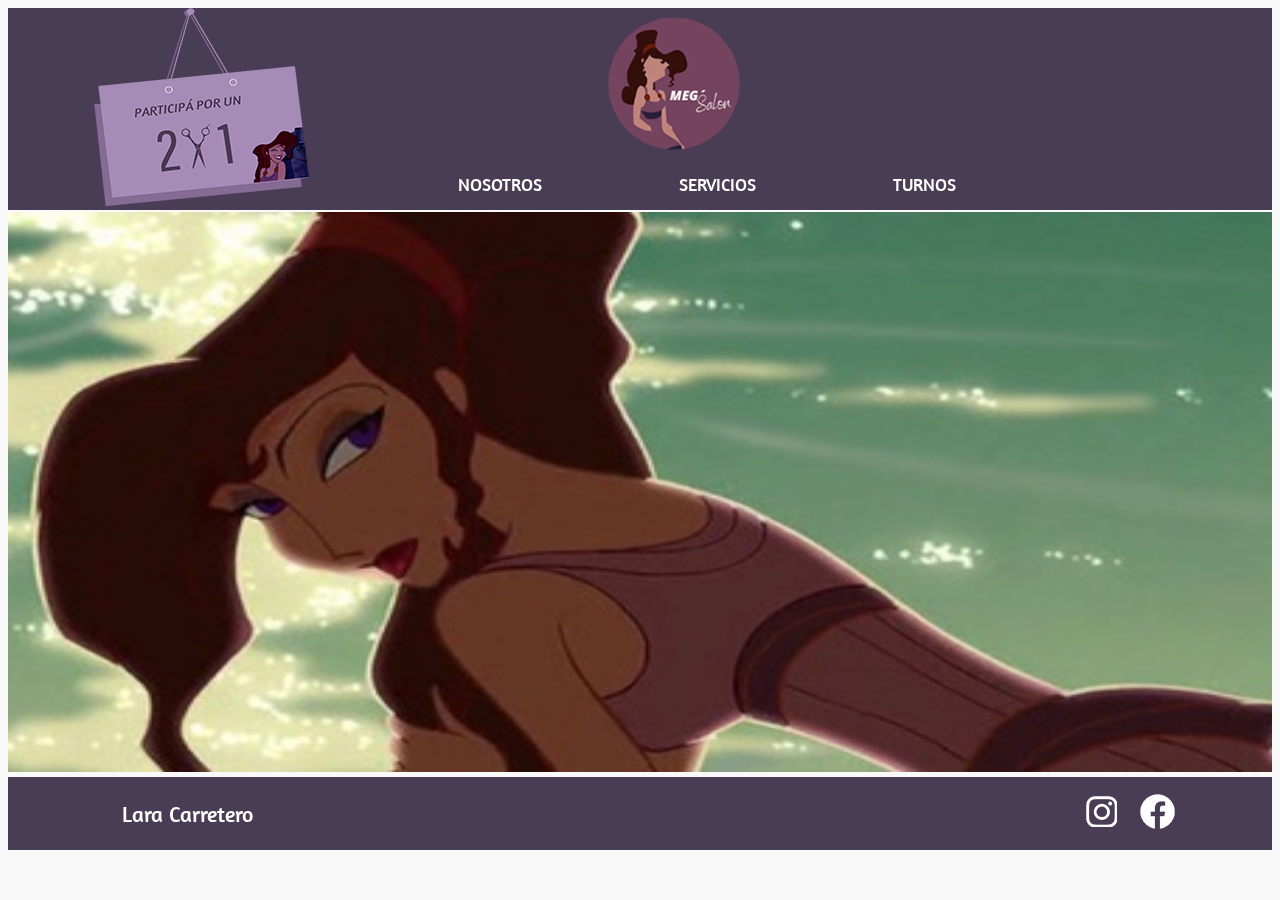
<file: index.html>
<!DOCTYPE html>
<html>
<head>
	<meta charset="utf-8">
	<title>Meg's Salon</title>
	<link rel="stylesheet" type="text/css" href="css/estilos.css">
	<link rel="stylesheet" type="text/css" href="css/responsiveslides.css">
	 <link
    rel="stylesheet"
    href="https://cdnjs.cloudflare.com/ajax/libs/animate.css/4.1.1/animate.min.css"
     />
	<script src="https://code.jquery.com/jquery-3.5.1.min.js" integrity="sha256-9/aliU8dGd2tb6OSsuzixeV4y/faTqgFtohetphbbj0=" crossorigin="anonymous"></script>
		<script src="js/responsiveslides.js"></script>

  <script>
    // You can also use "$(window).load(function() {"
    $(function () {

      // Slideshow 1
      $("#slider1").responsiveSlides({
        maxwidth: 1600,
        speed: 200
      });

    });
  </script>
</head>

<body>

<main>

	<header>
			
		<nav>

			<div class="banner">
			<a href="indexland.html"><img class="animate__animated animate__swing animate__infinite"src="img/bannercin.png"></a>
			</div>

			<div class="logo">
			<a href="index.html"><img src="img/logomeg.png" class="logo"></a>	
			</div>

			<div id="menu">

			<ul>
				<li>
					<a href="nos.html">NOSOTROS</a>
				</li>
				<li>
					<a href="servicios.html">SERVICIOS</a>
				</li>
				<li>
					<a href="turnos.html">TURNOS</a>
				</li>

			</ul>
			

			</div>

			

		</nav>
	</header>

<section id="seccion">
		
		<div id="wrapper">

			<ul class="rslides" id="slider1">
     			 <li>
      				<img src="img/pelomeg.jpg" alt="">
      			</li>
      			<li>
      				<img src="img/pocahontas.jpg" alt="">
      			</li>
      			<li>
      				<img src="img/cenicienta.jpg" alt="">
      			</li>
    		</ul>
    	</div>

	<article id="uno">
		<h1>NUESTRA VISION</h1>
	</article>
	
	<article id="dos">
		<img src="img/quienesoriginal.jpg">
	</article>

	<article id="tres">
		<p><strong><font color="#705E84"> Meg´s Salon</font> nacé en el 1997 en Tebas, ciudad de Grecia, con una visión de belleza que rompía, y hoy en día sigue rompiendo,<font color="#705E84"> todo tipo de estereotipos</font>.</strong></p>
		
		<p><strong>Años atras Megara,  <font color="#705E84">nuestra fundadora</font>, se dio cuenta de que las mujeres son concideradas una cara bonita por la sociedad cuando en realidad  <font color="#705E84">somos mucho más</font>.</strong></p>
	
		<p><strong>Este despertar la llevo a querer crear un espacio en el que la  <font color="#705E84">belleza que importara fuera <u> la de adentro</u></font>. Nuestro <font color="#705E84">motor princpial</font> es el de mostrarle a nuestros clientes que la belleza no pasa solo por lo estético.</strong></p>
		
		<p><strong>Es <font color="#705E84">super importante</font> para nosotros que nuestros clientes <font color="#705E84">lleguen y se vayan</font> con una sonrisa en la cara de <font color="#705E84">Meg´s Salon</font>.</strong></p>
	</article>


</section>

<footer>
	<div id="izquierda">
		<a href="indexmicro.html">Lara Carretero</a>
	</div>

	<div id="derecha">
		<div id="menu2">
			<ul>
				<li>
					<a href="https://www.instagram.com" target="_blank"><img src="img/instaamedida.png" class="redes"></a>
				</li>

				<li>
					<a href="https://www.facebook.com" target="_blank"><img src="img/facebookamedida.png" class="redes"></a>
				</li>
			</ul>
		</div>
	</div>

</footer>


</main>
</body>
</html>
</file>
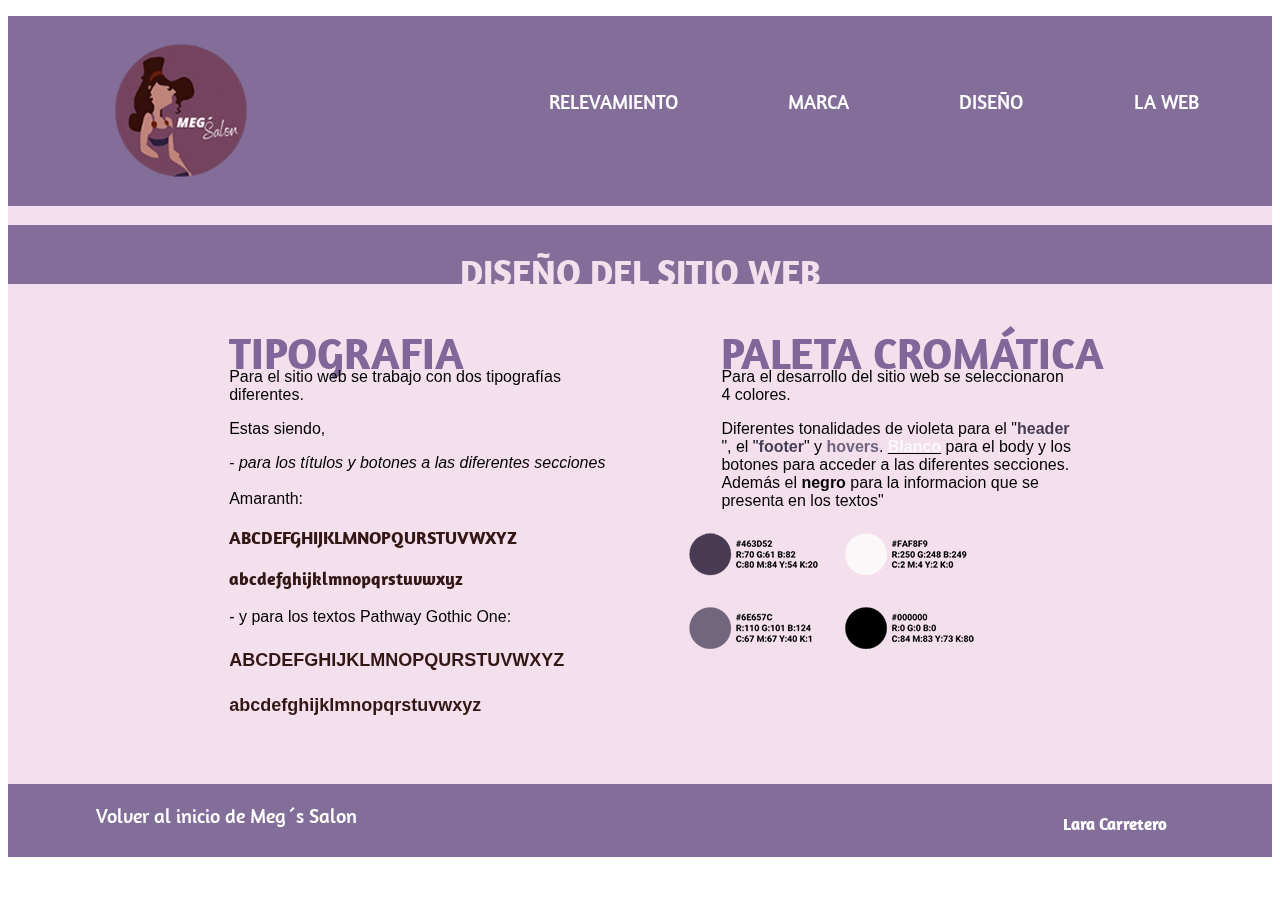
<file: dis.html>
<!DOCTYPE html>
<html>
<head>
	<meta charset="utf-8">
	<title>Diseño/Micrositio</title>
	<link rel="stylesheet" type="text/css" href="css/microestilo.css">
</head>
<body>
	<main>
	
		<header> 
			<nav>
				
				<div class="mlogo">
					<a href="indexmicro.html"><img src="img/logomeg2.png"></a>
				</div>

				<div id="micromenu">
					
				<ul>
					<li>
						<a href="web.html">LA WEB</a>
					</li>
					<li>
						<a href="dis.html">DISEÑO</a>
					</li>
					<li>
						<a href="marca.html">MARCA</a>
					</li>
					<li>
						<a href="relev.html">RELEVAMIENTO</a>
					</li>
					
					
				</ul>

				</div>
			</nav>

		</header>

		<section id="microseccion2">
			<article id="tres">
				<h1>DISEÑO DEL SITIO WEB</h1>
			</article>

			<article id="microseccion6">
				<article id="catorce">
					<h1>TIPOGRAFIA</h1>
				</article>

				<article id="quince">
					<p>Para el sitio web se trabajo con dos tipografías diferentes.</p>

					<p>Estas siendo,</p>

					<p> - <i>para los títulos y botones a las diferentes secciones </i>
						<br>
						<br>
					 Amaranth:</p>
					
					<h3>
						ABCDEFGHIJKLMNOPQURSTUVWXYZ</h3>

					<h3>
						abcdefghijklmnopqrstuvwxyz</h3>

					<p> - y para los textos Pathway Gothic One:</p>

					<h4><strong>
						ABCDEFGHIJKLMNOPQURSTUVWXYZ</strong></h4>

					<h4><strong>
						abcdefghijklmnopqrstuvwxyz</strong></h4>
					
				</article>

				</article>

				<article id="microseccion7">
				<article id="dieciseis">
					<h1>PALETA CROMÁTICA</h1>
				</article>
				
				<article id="diecisiete">
					<p>Para el desarrollo del sitio web se seleccionaron 4 colores.</p>

					<p>Diferentes tonalidades de violeta para el "<font color="#463D52"><strong>header</strong></font> ", el "<font color="#463D52"><strong>footer</font></strong>" y <font color="#6E657C"><strong>hovers</font></strong>. <u><font color="#FAF8F9"><strong>Blanco</strong></font></u> para el body y los botones para acceder a las diferentes secciones. Además el <strong>negro</strong> para la informacion que se presenta en los textos"</p>
				</article>

				<article id="paletaweb">
					<img src="img/paletaweb.png">
				</article>
				

				</article>

		</section>

			<footer>
			
			<div id="izquierda">
				<a href="index.html">Volver al inicio de Meg´s Salon</a>
			</div>

			<div id="derecha">
				<h5>Lara Carretero</h5>
			</div>

		</footer>

		

</main>
</body>
</html>
</file>
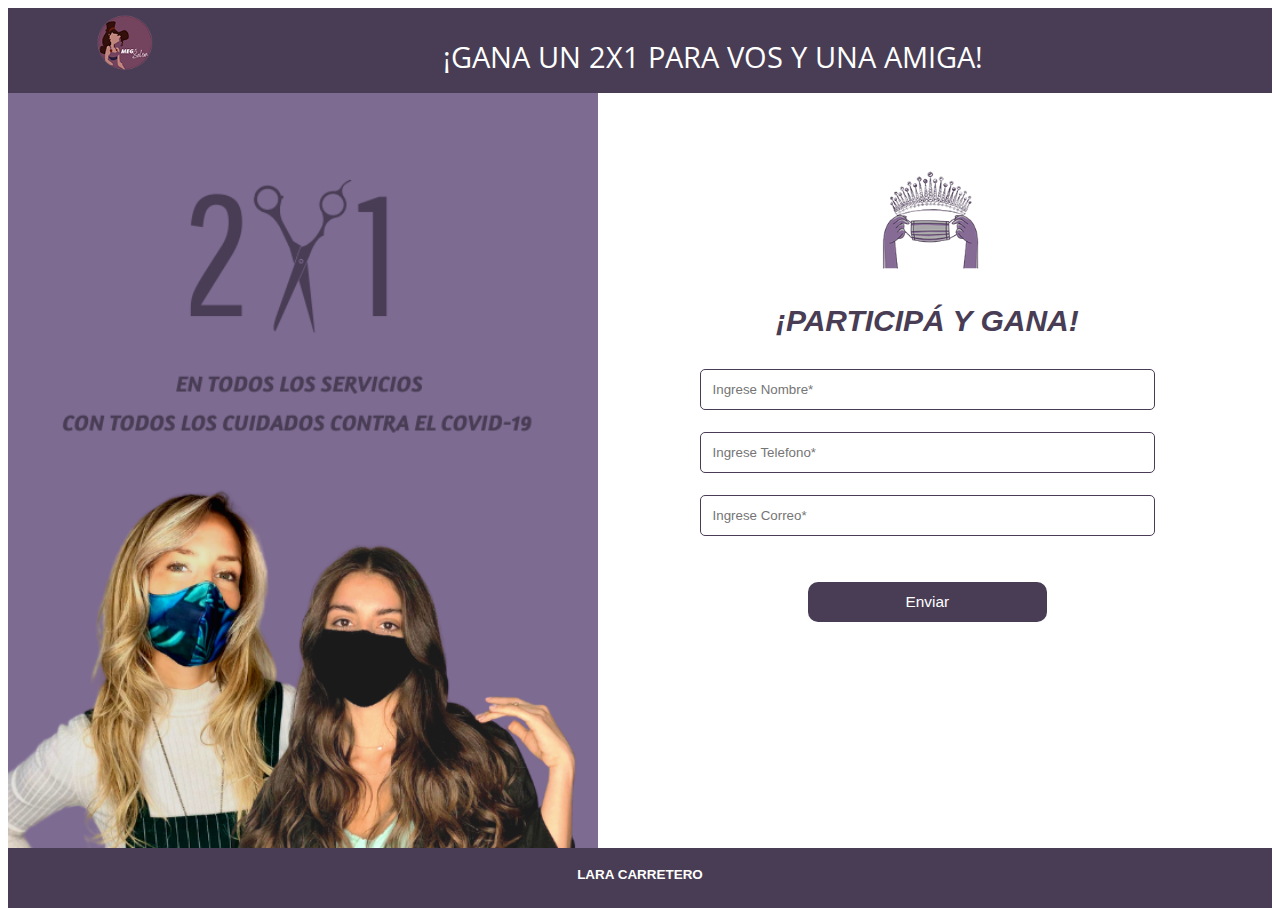
<file: indexland.html>
<!DOCTYPE html>
<html>
<head>
	<title>MEG'SALON ESTA DE OFERTA</title>
	<meta charset="utf-8">
	<meta name="viewport" content="width=device-width, initial-scale=1.0">
	<link rel="stylesheet" type="text/css" href="css/landingp.css">
	 <link
    rel="stylesheet"
    href="https://cdnjs.cloudflare.com/ajax/libs/animate.css/4.1.1/animate.min.css"
     />
</head>
<body class="grid-cont">

<header class="header">
	<a  href="index.html"><img src="img/logoland.png"></a>
	<p>¡GANA UN 2X1 PARA VOS Y UNA AMIGA!</p>
</header>

<div class="modelos">
<img id="mod1" src="img/modelox.png">
</div>
	
<form  method="post" action="mailto: larigrondona@gmail.com" class="formulario">
	<img src="img/cvus.png">
	<h1 class="animate__animated animate__bounce animate__infinite"><i>¡PARTICIPÁ Y GANA!</i></h1>
	<input class="ingresa" type="text" name="nombrem" placeholder="Ingrese Nombre*" required>
	<input class="ingresa" type="text" name="telefonom" placeholder="Ingrese Telefono*" required>
	<input  class="ingresa" type="email" name="correom" placeholder="Ingrese Correo*" required>
	<input class="boton" type="submit" value="Enviar" required>
</form>

<a class="sitio" href="indexmicrolan.html">LARA CARRETERO</a>


</body>
</html>
</file>
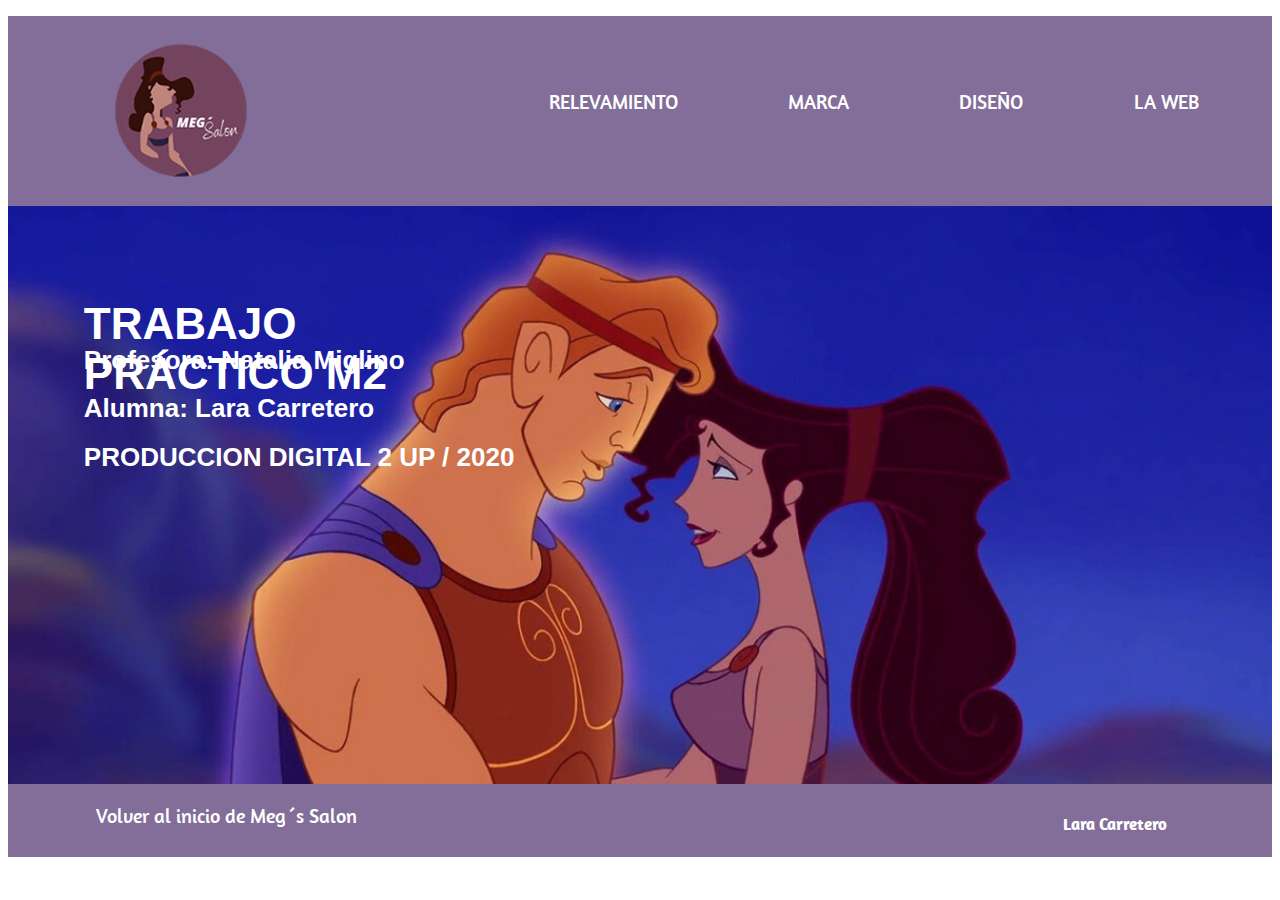
<file: indexmicro.html>
<!DOCTYPE html>
<html>
<head>
	<meta charset="utf-8">
	<title> Index/Micrositio</title>
	<link rel="stylesheet" type="text/css" href="css/microestilo.css">
</head>


<body>

	<main>
	
		<header> 
			<nav>
				
				<div class="mlogo">
					<a href="indexmicro.html"><img src="img/logomeg2.png"></a>
				</div>

				<div id="micromenu">
					
				<ul>
					<li>
						<a href="web.html">LA WEB</a>
					</li>
					<li>
						<a href="dis.html">DISEÑO</a>
					</li>
					<li>
						<a href="marca.html">MARCA</a>
					</li>
					<li>
						<a href="relev.html">RELEVAMIENTO</a>
					</li>
					
					
				</ul>

				</div>
			</nav>

		</header>

		<section id="microseccion">

			<article id="uno">
				<h1> TRABAJO PRÁCTICO M2</h1>
			</article>

			<article id="dos">
				<h1>Profesora: Natalia Miglino</h1>

				<h1>Alumna: Lara Carretero</h1>

				<h1> PRODUCCION DIGITAL 2 UP / 2020</h1>
			</article>
			
		</section>

		<footer>
			
			<div id="izquierda">
				<a href="index.html">Volver al inicio de Meg´s Salon</a>
			</div>

			<div id="derecha">
				<h5>Lara Carretero</h5>
			</div>

		</footer>





</main>
</body>
</html>
</file>
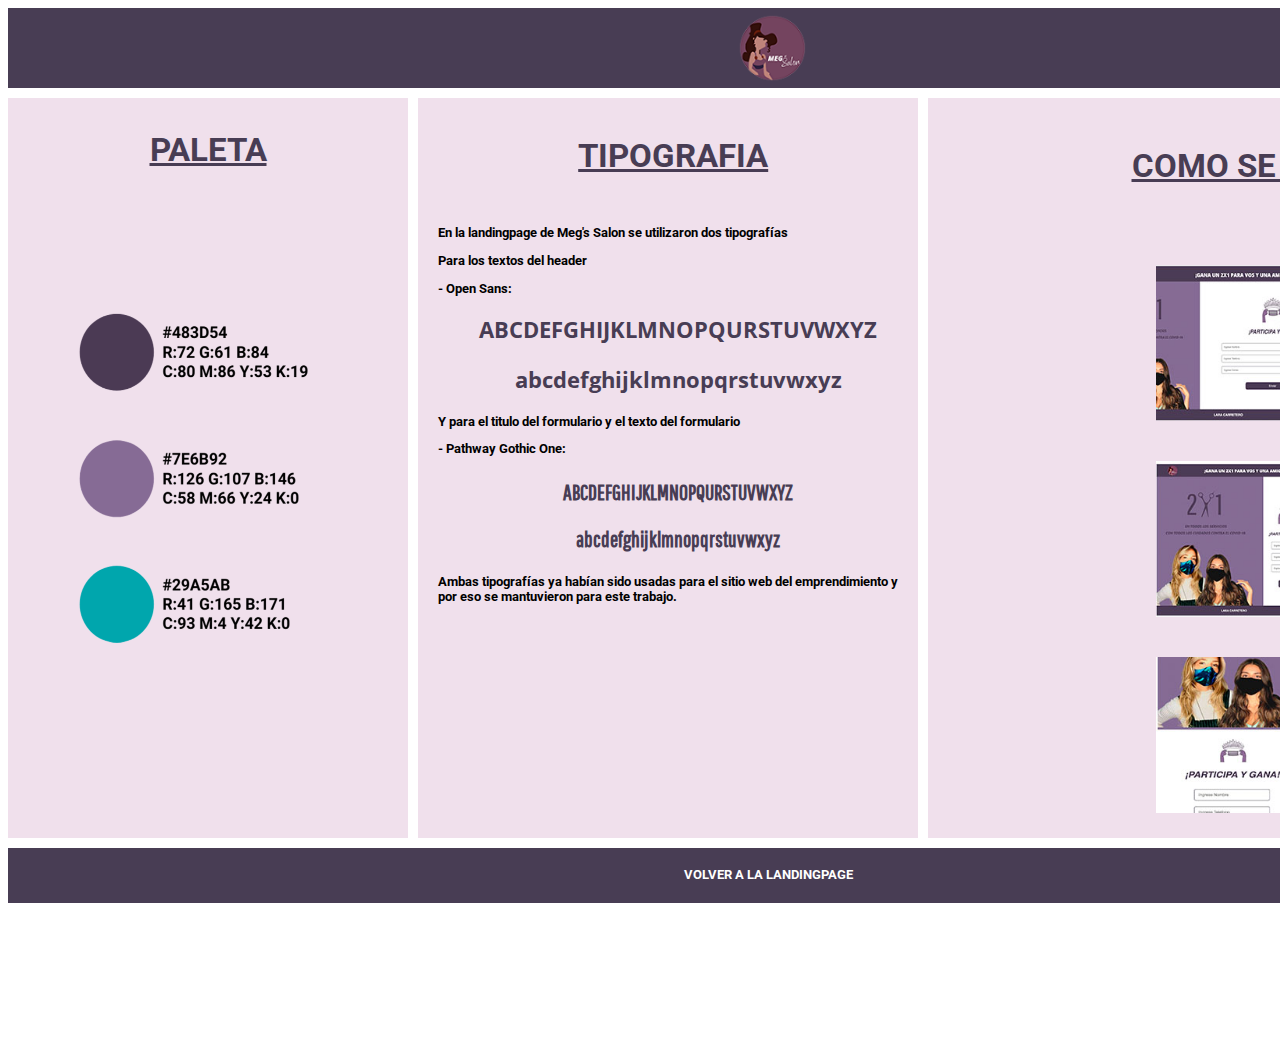
<file: indexmicrolan.html>
<!DOCTYPE html>
<html>
<head>
	<title>Micrositio Landingpage</title>
	<meta charset="utf-8">
	<meta name="viewport" content="width=device-width, initial-scale=1.0">
	<link rel="stylesheet" type="text/css" href="jquery.fancybox.min.css">
	<link rel="stylesheet" type="text/css" href="css/microland.css">

</head>
<body class="grid-container">

<header class="microhead">
	<img src="img/logoland.png">
</header>

<div class="micropaletla">
	<h5><u>PALETA</u></h5>
	<img id="pal" src="img/micropaletala.png">
</div>

<div class="microtiposla">
	<h1><u>TIPOGRAFIA</u></h1>
	<br>
	<p>En la landingpage de Meg's Salon se utilizaron dos tipografías</p>

	<p>Para los textos del header</p>

	<p> - Open Sans:</p>

	<h2>
	ABCDEFGHIJKLMNOPQURSTUVWXYZ</h2>

	<h2>
	abcdefghijklmnopqrstuvwxyz</h2>

	<p>Y para el titulo del formulario y el texto del formulario</p>

	<p> - Pathway Gothic One:</p>

	<h3>
	ABCDEFGHIJKLMNOPQURSTUVWXYZ</h3>

	<h3>
	abcdefghijklmnopqrstuvwxyz</h3>

	<p>Ambas tipografías ya habían sido usadas para el sitio web del emprendimiento y por eso se mantuvieron para este trabajo.</p>

</div>

<div class="microscreensla">

	<h4><u>COMO SE VE</u></h4>


	<div class="wrapper">
			
			<a href="img/escritorio.jpg" data-fancybox="gallery" data-caption="Versión Escritorio">
				<img src="img/escritorioch.jpg" alt="">
			</a>

			<a href="img/tablet.jpg" data-fancybox="gallery" data-caption="Versión Tablet">
				<img src="img/tabletch.jpg" alt="">
			</a>
			
			<a href="img/mobile.jpg" data-fancybox="gallery" data-caption="Versión Mobile">
				<img src="img/mobilech.jpg" alt=""></a>

	</div>

</div>


<a class="microfooterla" href="indexland.html">VOLVER A LA LANDINGPAGE</a>


<script src="https://code.jquery.com/jquery-3.4.1.min.js"></script>
<script src="jquery.fancybox.min.js"></script>	

</body>
</html>
</file>
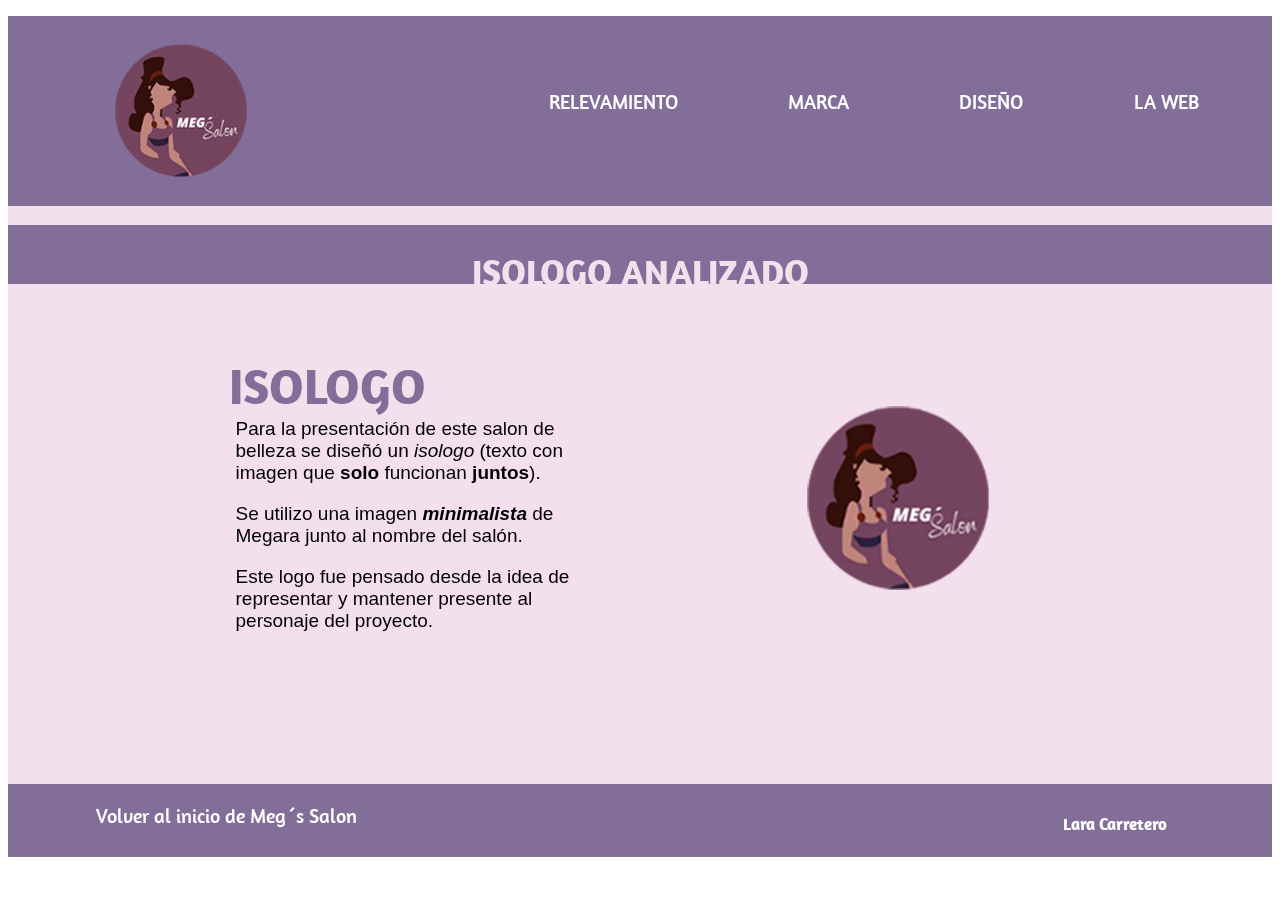
<file: marca.html>
<!DOCTYPE html>
<html>
<head>
	<meta charset="utf-8">
	<title>Marca/Micrositio</title>
	<link rel="stylesheet" type="text/css" href="css/microestilo.css">

</head>
<body>
	<main>
	
		<header> 
			<nav>
				
				<div class="mlogo">
					<a href="indexmicro.html"><img src="img/logomeg2.png"></a>
				</div>

				<div id="micromenu">
					
				<ul>
					<li>
						<a href="web.html">LA WEB</a>
					</li>
					<li>
						<a href="dis.html">DISEÑO</a>
					</li>
					<li>
						<a href="marca.html">MARCA</a>
					</li>
					<li>
						<a href="relev.html">RELEVAMIENTO</a>
					</li>
					
					
				</ul>

				</div2
			</nav>

		</header>


		<section id="microseccion2">
			<article id="tres">
				<h1>ISOLOGO ANALIZADO</h1>
			</article>
			
			<article id="microseccion6">
				<article id="marquita">
				<h1> ISOLOGO </h1>
				</article>

				<article id="supermarca">
				<p>Para la presentación de este salon de belleza se diseñó un <i>isologo</i> (texto con imagen que <strong>solo</strong> funcionan <strong>juntos</strong>).</p>

				<p>Se utilizo una imagen <strong><i>minimalista</strong></i> de Megara junto al nombre del salón.</strong>

				<p>Este logo fue pensado desde la idea de representar y mantener presente al personaje del proyecto.</p>
				</article>
				
				</article>


				<article id="microseccion8">
					
				<article id="isologo">
					<img src="img/isologo.png">
				</article>

				</article>

				</article>
			</article>



		</section>

			<footer>
			
			<div id="izquierda">
				<a href="index.html">Volver al inicio de Meg´s Salon</a>
			</div>

			<div id="derecha">
				<h5>Lara Carretero</h5>
			</div>

		</footer>

		

</main>
</body>
</html>
</file>
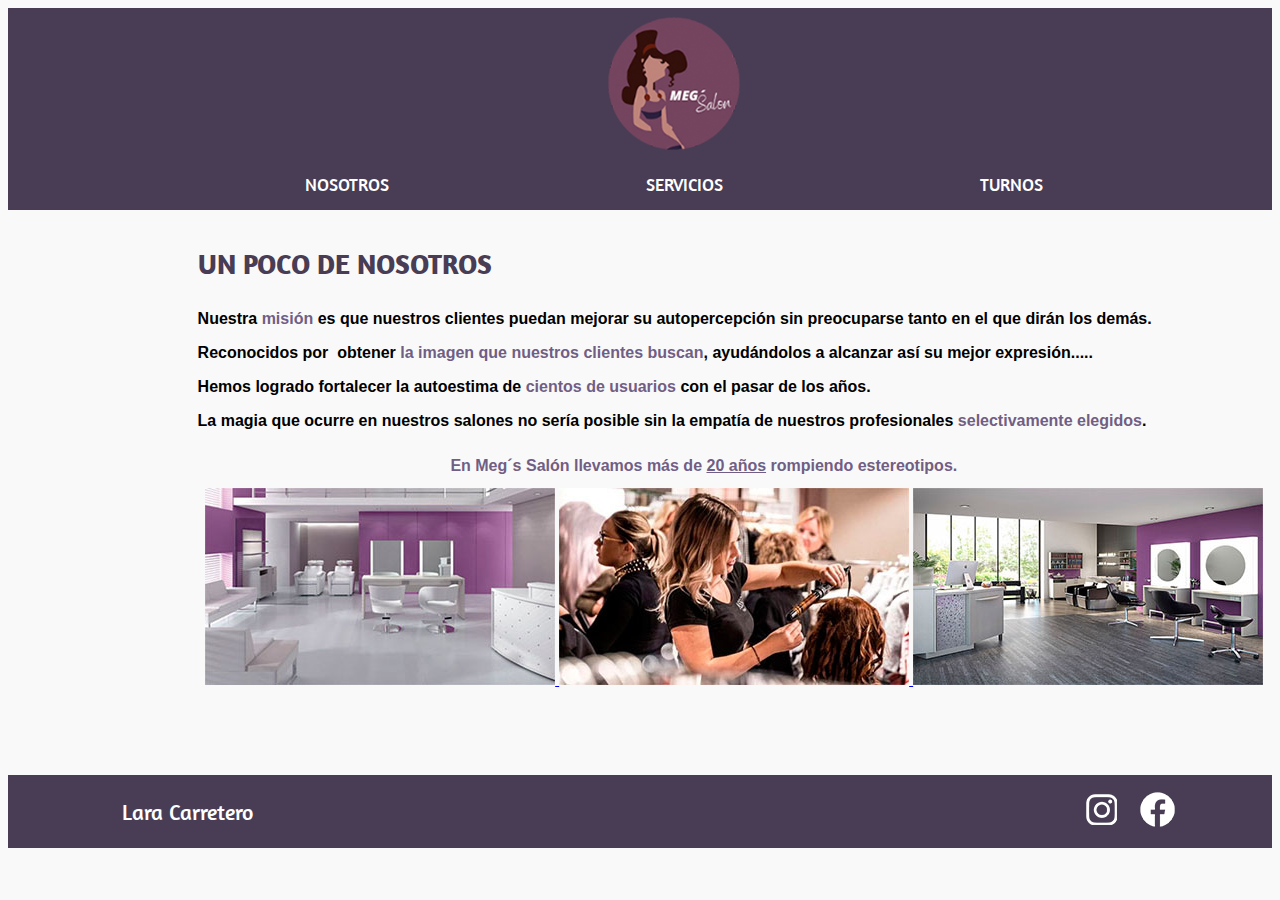
<file: nos.html>
<!DOCTYPE html>
<html>
<head>
	<meta charset="utf-8">
	<title> Meg's Salon/Nostros</title>
	<link rel="stylesheet" type="text/css" href="css/estilos.css">
	<link rel="stylesheet" type="text/css" href="css/lightbox.css">

</head>

<body>

<main>

	<header>
		
		<nav>

			<div class="logo">
			<a href="index.html"><img src="img/logomeg.png" class="logo"></a>	
			</div>

			<div id="menu3">
			<ul>
				<li>
					<a href="nos.html">NOSOTROS</a>
				</li>
				<li>
					<a href="servicios.html">SERVICIOS</a>
				</li>
				<li>
					<a href="turnos.html">TURNOS</a>
				</li>
			</ul>
		</div>

		</nav>
	</header>

	<section id="seccion2">
		<article id="cuatro">
			<h2>UN POCO DE NOSOTROS</h2>
		</article>
		
		<article id="cinco">
			<p><strong>Nuestra <font color="#705E84">misión</font> es que nuestros clientes puedan mejorar su autopercepción sin preocuparse tanto en el que dirán los demás.</strong></p>

			
			<p><strong>Reconocidos por  obtener <font color="#705E84">la imagen que nuestros clientes buscan</font>, ayudándolos a alcanzar así su mejor expresión.....</strong></p>
			
			<p><strong>Hemos logrado fortalecer la autoestima de <font color="#705E84">cientos de usuarios</font> con el pasar de los años.</strong></p>
			
			<p><strong>La magia que ocurre en nuestros salones no sería posible sin la empatía de nuestros profesionales <font color="#705E84">selectivamente elegidos</font>.</strong></p>
		</article>

		<article id="seis">
			<p><strong>En Meg´s Salón llevamos más de <u>20 años</u> rompiendo estereotipos.</strong></p>
		</article>

		<article id="gal">
			
			<a href="img/pelu1.jpg" data-lightbox="megssalon" data-title="Nuestra ala Norte">
			<img src="img/pelu1ch.jpg">
			</a>

			<a href="img/pelu2.jpg" data-lightbox="megssalon" data-title="Nuestro equipo haciendo su magia">
			<img src="img/pelu2ch.jpg">
			</a>

			<a href="img/pelu3.jpg" data-lightbox="megssalon" data-title="Nuestra ala Sur">
			<img src="img/pelu3ch.jpg">
			</a>


		</article>

			
		

	</section>

	<footer>
	<div id="izquierda">
		<a href="indexmicro.html">Lara Carretero</a>
	</div>

	<div id="derecha">
		<div id="menu2">
			<ul>
				<li>
					<a href="https://www.instagram.com" target="_blank"><img src="img/instaamedida.png" class="redes"></a>
				</li>

				<li>
					<a href="https://www.facebook.com" target="_blank"><img src="img/facebookamedida.png" class="redes"></a>
				</li>
			</ul>
		</div>
	</div>

</footer>

</main>

<script src="js/lightbox-plus-jquery.js"></script>

</body>
</html>
</file>
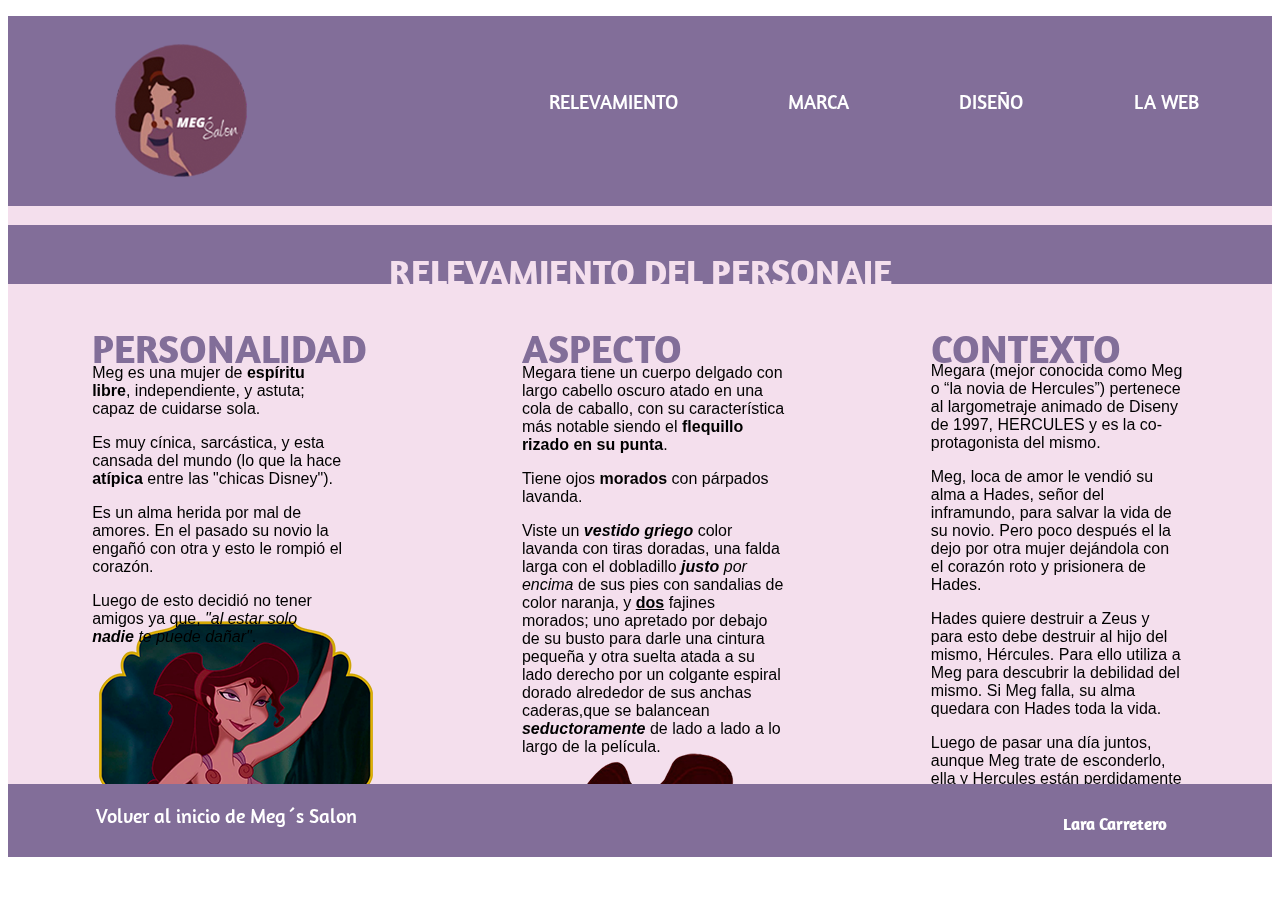
<file: relev.html>
<!DOCTYPE html>
<html>
<head>
	<meta charset="utf-8">
	<title>Relevamiento/Micrositio</title>
	<link rel="stylesheet" type="text/css" href="css/microestilo.css">
	<link rel="stylesheet" type="text/css" href="css/lightbox.css">

</head>
<body>
	<main>
	
		<header> 
			<nav>
				
				<div class="mlogo">
					<a href="indexmicro.html"><img src="img/logomeg2.png"></a>
				</div>

				<div id="micromenu">
					
				<ul>
					<li>
						<a href="web.html">LA WEB</a>
					</li>
					<li>
						<a href="dis.html">DISEÑO</a>
					</li>
					<li>
						<a href="marca.html">MARCA</a>
					</li>
					<li>
						<a href="relev.html">RELEVAMIENTO</a>
					</li>
					
					
				</ul>

				</div>
			</nav>

		</header>

		<section id="microseccion2">
			<article id="tres">
				<h1>RELEVAMIENTO DEL PERSONAJE</h1>
			</article>

			<article id="microseccion3">
				<article id="cuatro">
				<h1> PERSONALIDAD </h1>
				</article>

			<article id="cinco">
				<p> Meg es una mujer de <strong>espíritu libre</strong>, independiente, y astuta; capaz de cuidarse sola.</p>

				<p>Es muy cínica, sarcástica, y esta cansada del mundo (lo que la hace <strong>atípica</strong> entre las "chicas Disney").</p>

				<p>Es un alma herida por mal de amores. En el pasado su novio la engañó con otra y esto le rompió el corazón.</p>

				<p>Luego de esto decidió no tener amigos ya que, <i>"al estar solo <strong>nadie</strong> te puede dañar"</i>.</p>
				</article>

				<article id="seis">
					<img src="img/personalidad.png">
				</article>
			</article>

		<article id="microseccion4">

			<article id="siete">
				<h1> ASPECTO </h1>
			</article>

			<article id="ocho">
				<p>Megara tiene un cuerpo delgado con largo cabello oscuro atado en una cola de caballo, con su característica más notable siendo el <strong>flequillo rizado en su punta</strong>.</p>

				<p>Tiene ojos <strong>morados</strong> con párpados lavanda.</p>

				<p>Viste un <i><strong>vestido griego</strong></i> color lavanda con tiras doradas, una falda larga con el dobladillo <i><strong>
				justo</strong> por encima</i> de sus pies con sandalias de color naranja, y <u><strong>dos</strong></u> fajines morados; uno apretado por debajo de su busto para darle una cintura pequeña y otra suelta atada a su lado derecho por un colgante espiral dorado alrededor de sus anchas caderas,que se balancean <i><strong>seductoramente</strong></i> de lado a lado a lo largo de la película.</p>

			</article>

			<article id="nueve">
				<img src="img/aspecto.png">
			</article>

		</article>


		<article id="microseccion5">

			<article id="diez">
				<h1> CONTEXTO </h1>
			</article>

			<article id="once">
				<p>Megara (mejor conocida como Meg o “la novia de Hercules”) pertenece al largometraje animado de Diseny de 1997, HERCULES y es la co-protagonista del mismo.</p>

				<p>Meg, loca de amor le vendió su alma a Hades, señor del inframundo, para salvar la vida de su novio. Pero poco después el la dejo por otra mujer dejándola con el corazón roto y prisionera de Hades.</p>

				<p>Hades quiere destruir a Zeus y para esto debe destruir al hijo del mismo, Hércules. Para ello utiliza a Meg para descubrir la debilidad del mismo. Si Meg falla, su alma quedara con Hades toda la vida.</p>

				<p>Luego de pasar una día juntos, aunque Meg trate de esconderlo, ella y Hercules están perdidamente enamorados. Su amor es tan intenso que Hades no tarda en darse cuenta de que Meg es la debilidad del héroe.</p>

				<p>A cambio de salvarla Hercules lucha sin su fuerza contra los demonios de Hades. Sin embargo Meg muere aplastada por una columna y Hercules ofrece su alma para rescatarla. Así recupera su divinidad pero renuncia al Olimpo para estar con Meg por siempre.</p>

			</article>

			<article id="doce">
				<img src="img/contexto.png">
			</article>

		</article>

		<article id="trece">
			<h1>GALERIA DE IMAGENES</h1>
		</article>

		<article id="microgaleria">
			
			<a href="img/fotogal1.png" data-lightbox="micromega" data-title="Meg y su sonrisa"><img src="img/fotogal1ch.png"></a>

			<a href="img/fotogal2.png" data-lightbox="micromega" data-title="Meg y Hercules"><img src="img/fotogal2ch.png"></a>
			
			<a href="img/fotogal3.png" data-lightbox="micromega" data-title="Meg cansada de Hades"><img src="img/fotogal3ch.png"></a>

		</article>

		</section>

			<footer>
			
			<div id="izquierda">
				<a href="index.html">Volver al inicio de Meg´s Salon</a>
			</div>

			<div id="derecha">
				<h5>Lara Carretero</h5>
			</div>

		</footer>



</main>

<script src="js/lightbox-plus-jquery.js"></script>

</body>
</html>
</file>
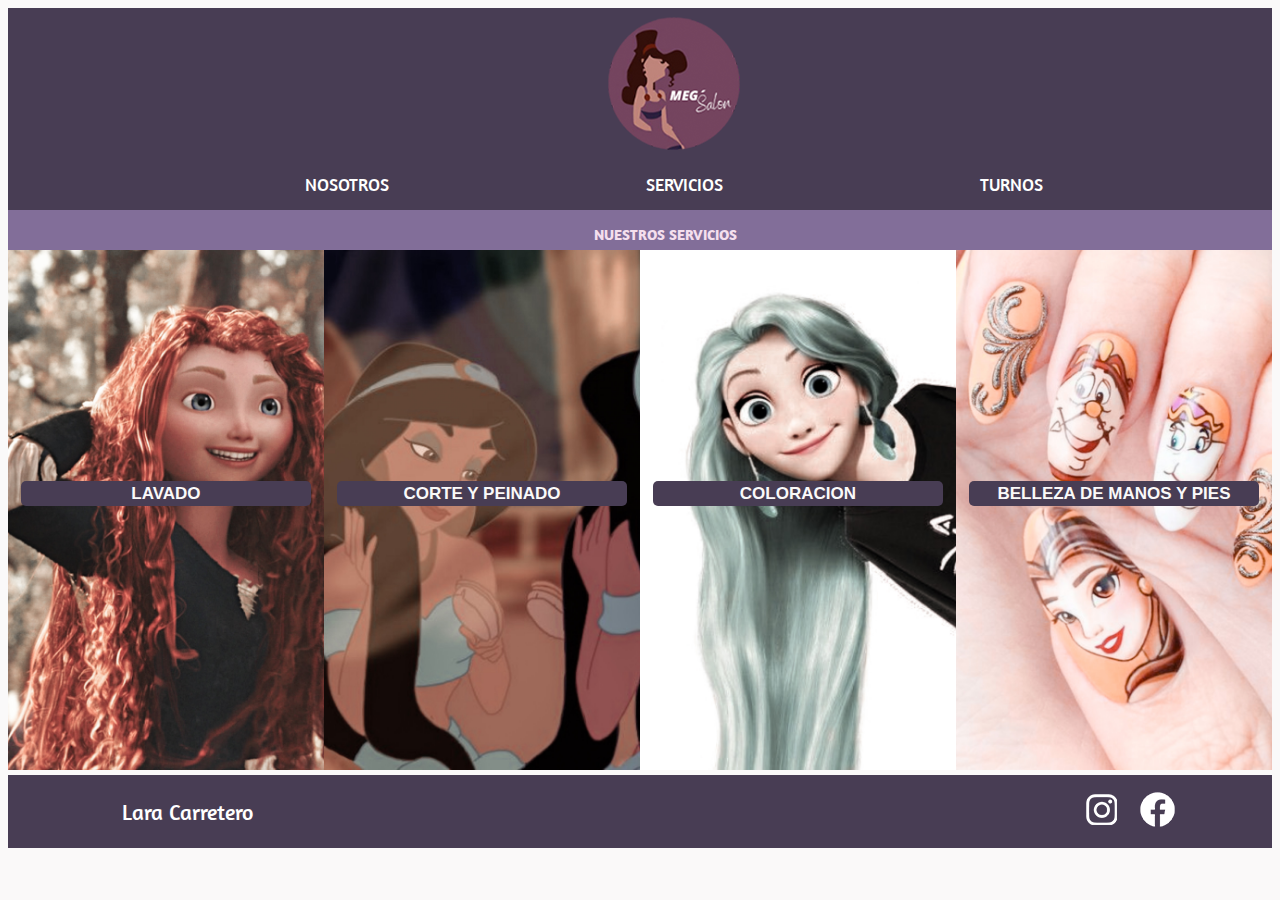
<file: servicios.html>
<!DOCTYPE html>
<html>
<head>
	<meta charset="utf-8">
	<title>Meg's Salon/Servicios</title>
	<link rel="stylesheet" type="text/css" href="css/estilos.css">
</head>

<body>
<main>
	
	<header>
		
		<nav>
			
			<div class="logo">
			<a href="index.html"><img src="img/logomeg.png" class="logo"></a>	
			</div>

			<div id="menu3">

			<ul>
				<li>
					<a href="nos.html">NOSOTROS</a>
				</li>
				<li>
					<a href="servicios.html">SERVICIOS</a>
				</li>
				<li>
					<a href="turnos.html">TURNOS</a>
				</li>
			</ul>
			
			</div>
		</nav>
	</header>

	<section>

		<article id="titulardos">
		<p>NUESTROS SERVICIOS</p>
		</article>


	<article id="seccion3">
		<h6> LAVADO </h6>

	</article> 

	<article id="seccion4">
		<h6> CORTE Y
	 PEINADO</h6>
	</article> 

	<article id="seccion5">
		<h6>COLORACION</h6>
	
	</article> 

	<article id="seccion6">
		<h6> BELLEZA DE MANOS Y PIES </h6>
	
	</article> 
	</section>

	<footer>
		<div id="izquierda">
		<a href="indexmicro.html">Lara Carretero</a>
	</div>

	<div id="derecha">
		<div id="menu2">
			<ul>
				<li>
					<a href="https://www.instagram.com" target="_blank"><img src="img/instaamedida.png" class="redes"></a>
				</li>

				<li>
					<a href="https://www.facebook.com" target="_blank"><img src="img/facebookamedida.png" class="redes"></a>
				</li>
			</ul>
		</div>
	</div>

	</footer>



</main>
</body>
</html>
</file>
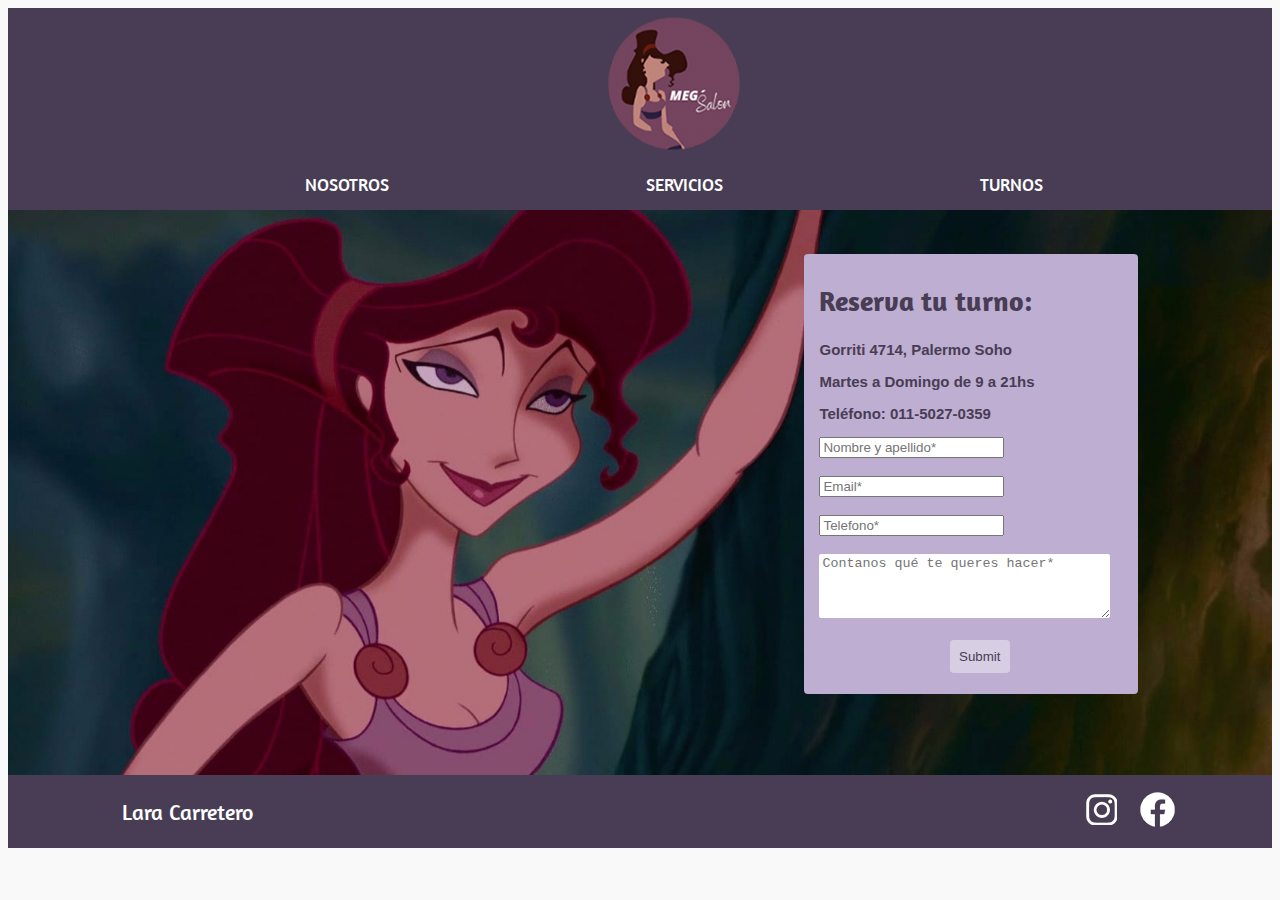
<file: turnos.html>
<!DOCTYPE html>
<html>
<head>
	<meta charset="utf-8">
	<title>Meg's Salon/Servicios</title>
	<link rel="stylesheet" type="text/css" href="css/estilos.css">
</head>

<body>
<main>
	
	<header>
		
		<nav>
			
			<div class="logo">
			<a href="index.html"><img src="img/logomeg.png" class="logo"></a>	
			</div>

			<div id="menu3">

			<ul>
				<li>
					<a href="nos.html">NOSOTROS</a>
				</li>
				<li>
					<a href="servicios.html">SERVICIOS</a>
				</li>
				<li>
					<a href="turnos.html">TURNOS</a>
				</li>
			</ul>
			
			</div>
		</nav>
	</header>

	<section id="seccion7">
		<article id="formulario">
			<div id="boxformu">
					
			<form method="post" action="mailto: larigrondona@gmail.com">
			<h2>Reserva tu turno:</h2>
			
			<h3> Gorriti 4714, Palermo Soho</h3>
			<h3>Martes a Domingo de 9 a 21hs</h3>
			<h3>Teléfono: 011-5027-0359</h3>
	

			<input type="text" name="nombre" required placeholder="Nombre y apellido*" >
			<br>
			<br>
			<input type="email" name="email" required placeholder="Email*">
			<br>
			<br>
			<input type="text" name="telefono" required placeholder="Telefono*">
			<br>
			<br>
			<textarea id="mensaje" type="text" name="mensaje"  placeholder="Contanos qué te queres hacer*" ></textarea>
			<br>
			<br>
			 <input id="boton" type="submit" name="btn"> 
			
			</form>

			</div>

		</article>


	</section>

	<footer>
		<div id="izquierda">
		<a href="indexmicro.html">Lara Carretero</a>
	</div>

	<div id="derecha">
		<div id="menu2">
			<ul>
				<li>
					<a href="https://www.instagram.com" target="_blank"><img src="img/instaamedida.png" class="redes"></a>
				</li>

				<li>
					<a href="https://www.facebook.com" target="_blank"><img src="img/facebookamedida.png" class="redes"></a>
				</li>
			</ul>
		</div>
	</div>

	</footer>



</main>
</body>
</html>
</file>
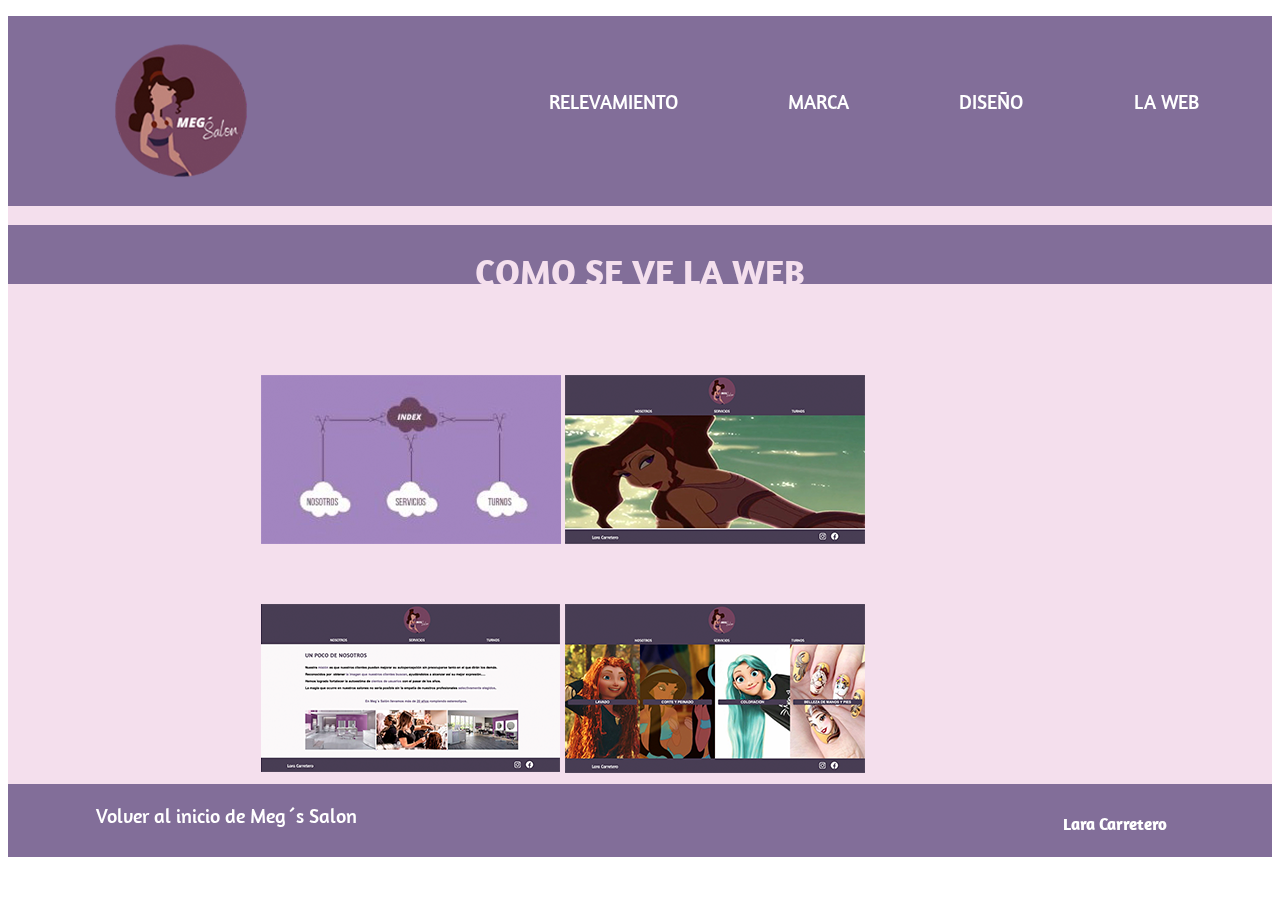
<file: web.html>
<!DOCTYPE html>
<html>
<head>
	<meta charset="utf-8">
	<title>La Web/Micrositio</title>
	<link rel="stylesheet" type="text/css" href="css/microestilo.css">
	<link rel="stylesheet" type="text/css" href="css/lightbox.css">
</head>
<body>
	<main>
	
		<header> 
			<nav>
				
				<div class="mlogo">
					<a href="indexmicro.html"><img src="img/logomeg2.png"></a>
				</div>

				<div id="micromenu">
					
				<ul>
					<li>
						<a href="web.html">LA WEB</a>
					</li>
					<li>
						<a href="dis.html">DISEÑO</a>
					</li>
					<li>
						<a href="marca.html">MARCA</a>
					</li>
					<li>
						<a href="relev.html">RELEVAMIENTO</a>
					</li>
					
					
				</ul>

				</div>
			</nav>

		</header>

		<section id="microseccion2">

			<article id="tres">
				<h1>COMO SE VE LA WEB</h1>
			</article>

			<article id="galeriaweb">
			
			<a href="img/web1.png" data-lightbox="webinar" data-title="Mapa de Sitio"><img src="img/web1ch.png"></a>

			<a href="img/web2.png" data-lightbox="webinar" data-title="Index"><img src="img/web2ch.png"></a>
			
			<a href="img/web3.png" data-lightbox="webinar" data-title="Nosotros"><img src="img/web3ch.png"></a>

			<a href="img/web4.png" data-lightbox="webinar" data-title="Servicios"><img src="img/web4ch.png"></a>

			<a href="img/web5.png" data-lightbox="webinar" data-title="Turnos"><img src="img/web5ch.png"></a>

		</article>
			
		</section>

			<footer>
			
			<div id="izquierda">
				<a href="index.html">Volver al inicio de Meg´s Salon</a>
			</div>

			<div id="derecha">
				<h5>Lara Carretero</h5>
			</div>

		</footer>

		

</main>

<script src="js/lightbox-plus-jquery.js"></script>

</body>
</html>
</file>
<file: css/estilos.css>
@import url('https://fonts.googleapis.com/css2?family=Amaranth&display=swap');
</style>
@import url('https://fonts.googleapis.com/css2?family=Pathway+Gothic+One&display=swap');
</style>

*{
	margin: 0;
	padding: 0;
	box-sizing: border-box;
}

body{
	background-color: #FAF9F9;

}

main{
	width: 100%;
	height: 840px;
	margin-left: auto;
	margin-right: auto;
	

}

header{
	width: 100%;
	height: 202px;
	background-color: #483D54;
}

section{
	width: 100%;
	height: 565px;
	background-color: #FAF9F9;
	margin-top: 0;
}

footer{
	width: 100%;
	height: 73px;
	background-color: #483D54;
}

.banner{
	float: left;
	margin-left: 5%;
}

.logo{
	margin-left: 27.2%;
	
}

#menu{
	margin: 0;
}

#menu li{
	display: inline;
	font-family: 'Amaranth', sans-serif;
	margin-right: 1%;
}

#menu li a{
	font-size: 18px;
	font-family: 'Amaranth', sans-serif;
	text-decoration: none;
	float: left;
	padding-left: 11.2%;
	color: #FFFFFF;
}

#menu li a:hover{
	color: #BEAED1;
}

#menu3{
	margin: 0;
}

#menu3 li{
	display: inline;
	font-family: 'Amaranth', sans-serif;
	margin-right: 1%;
}

#menu3 li a{
	font-size: 18px;
	font-family: 'Amaranth', sans-serif;
	text-decoration: none;
	float: left;
	padding-left: 21%;
	color: #FFFFFF;
}

#menu3 li a:hover{
	color: #BEAED1;
}


#seccion{
	overflow: auto;
}

#seccion2{
	color: #FFFFFF;
}

#seccion3{
	width: 23%;
	height: 495px;
	background-image: url('../img/meridamo.jpg');
	background-size: cover;
	float: left;
	padding: 1%;
}

#seccion4{
	width: 23%;
	height: 495px;
	background-image: url('../img/jazminpe.jpg');
	background-size: cover;
	float: left;
	padding: 1%;
}

#seccion5{
	width: 23%;
	height: 495px;
	background-image: url('../img/rapunzelte.jpg');
	background-size: cover;
	float: left;
	padding: 1%;
}

#seccion6{
	width: 23%;
	height: 495px;
	background-image: url('../img/bellamani.jpg');
	background-size: cover;
	float: right;
	padding: 1%;
}


#seccion7{
	background-image: url('../img/fonditox.jpg');
	background-repeat: no-repeat;
	background-size: cover;
}


#uno{
	width: 30%;
	height: 33px;
	float: left;
	margin-top: 1%;
	padding-left: 6%;
	color: #483D54;
	font-family: 'Amaranth', sans-serif;
	font-size: 28px;  
}

#dos{
	width: 30%;
	height: 35px;
	float: left;
	margin-top: 5%;
	padding-left: 8%;
	padding-right: 38%;
	
}

#tres{
	width: 35%;
	height: 35px;
	float: right;
	padding-right: 9%;
	color: #000000;
}

#cuatro{
	width: 40%;
	height: 33px;
	float: left;
	padding-left: 15%;
	padding-top: 1%;
	color: #483D54;
	font-family: 'Amaranth', sans-serif;
	font-size: 22px;  
}

#cinco{
	width: 100%;
	height: 34px;
	float: left;
	padding-top: 3%;
	padding-left: 15%;
	padding-right: 20%;
	color: #000000;
}

#seis{
	width: 100%;
	height: 34px;
	float: left;
	padding-top: 9%;
	padding-left: 35%;
	color: #705E84;

}

p{
font-family: 'Pathway Gothic One', sans-serif;
font-size: 16px;
}

#izquierda{
	width: 33%;
	height: 71px;
	float: left;
	font-size: 22px;
	color: #FFFFFF;
	margin-left: 9%;
	font-family: 'Amaranth', sans-serif;
	margin-top: 1.8%;

}

#izquierda a{
	text-decoration: none;
	color: #FFFFFF;
}

#izquierda a:hover{
	color: #BEAED1;
}

#derecha{
	width: 33%;
	height: 71px;
	float: right;

}

#menu2{
	margin: 0;
	padding-left: 45%;
}

#menu2 li{
	display: inline;
	

}

#menu2 li a{
	text-decoration: none;
}

.redes{
	padding-right: 8%;
	
}

#gal{
	width: 100vw;
	height: 100px;
	margin-left: 15.6%;
	margin-right: 3%;
	padding-top: 22%;
}

#formulario{
	width: 40%;
	height: 80%;
	float: left;
	padding-top: 3.5%;
	padding-right: 1%;
	margin-left: 63%;
}

#boxformu{
	color: #BEAED1;
	padding-top: 1%;
	padding-bottom: 3%;
	padding-left: 3%;
	padding-right: 3%;
	width: 60%;
	height: 420px;
	border-radius: 4px;
	background-color: #BEAED1;
}

h2{
	color: #483D54;
	font-family: 'Amaranth', sans-serif;
	font-size: 28px;  
}

h3{
	color: #483D54;
	font-family: 'Pathway Gothic One', sans-serif;
	font-size: 15px;  
}

#nombre{
	color: #483D54;
	width: 94%;
	height: 30px;
	border-radius: 2px;
	margin-left: 2%;
	padding-left: 1%;
	border: none;
	font-family: 'Pathway Gothic One', sans-serif;
	font-size: 18px;
}

#email{
	color: #483D54;
	width: 94%;
	height: 30px;
	border-radius: 2px;
	margin-left: 2%;
	padding-left: 1%;
	border: none;
	font-family: 'Pathway Gothic One', sans-serif;
	font-size: 18px;
}
#telefono{
	color: #483D54;
	width: 94%;
	height: 30px;
	border-radius: 2px;
	margin-left: 2%;
	padding-left: 1%;
	border: none;
	font-family: 'Pathway Gothic One', sans-serif;
	font-size: 18px;
}

#mensaje{
	color: #483D54;
	width: 94%;
	height: 60px;
	border-radius: 2px;
	padding-left: 1%;
	border: none;
}


#boton{
	color: #483D54;	
	background-color:rgba(280,280,280,0.4);
	border-radius: 4px;
	padding: 3%;
	margin-left: 43%;
	margin-right: 6%;
	border: none;

}



h6{
	background-color: #483D54;
	border-radius: 5px;
	color: #FAF9F9;
	font-family: 'Pathway Gothic One', sans-serif;
	font-size: 17px;
	text-align: center;
	padding: 1%;
	margin-top: 75%;
	

}

#titulardos{
	width: 100%;
	height: 40px;
	float: left;
	text-align: center;
	color: #F4DFED;
	font-family:  'Amaranth', sans-serif;
	background-color: #826E99;
}

#titulardos p{
	color: #F4DFED;
	font-family:  'Amaranth', sans-serif;
	font-size: 15px;
	margin-left: 4%;
	font-weight: bold;
}
</file>
<file: css/responsiveslides.css>
/*! http://responsiveslides.com v1.55 by @viljamis */

.rslides {
  position: relative;
  list-style: none;
  overflow: hidden;
  width: 100%;
  padding: 0;
  margin: 0;
  }

.rslides li {
  -webkit-backface-visibility: hidden;
  position: absolute;
  display: none;
  width: 100%;
  left: 0;
  top: 0;
  }

.rslides li:first-child {
  position: relative;
  display: block;
  float: left;
  margin: 0;
  }

.rslides img {
  display: block;
  height: 560px;
  float: left;
  width: 100%;
  border: 0;
  }
</file>
<file: css/microestilo.css>
@import url('https://fonts.googleapis.com/css2?family=Amaranth&display=swap');
</style>
@import url('https://fonts.googleapis.com/css2?family=Pathway+Gothic+One&display=swap');
</style>
@import url('https://fonts.googleapis.com/css2?family=Roboto:wght@300&display=swap');
</style>
@import url('https://fonts.googleapis.com/css2?family=Open+Sans:ital,wght@1,800&display=swap');
</style>


*{
	margin: 0;
	padding: 0;
	box-sizing: border-box;
}

main{
	width: 100%;
	height: 840px;
	margin-left: auto;
	margin-right: auto;
}

header{
	width: 100%;
	height: 190px;
	background-color: #826E99;

}

section{
	width: 100%;
	height: 578px;
	background-color: #F4DFED;
}

footer{
	width: 100%;
	height: 73px;
	background-color: #826E99;
}

.mlogo{
	float: left;
	padding-bottom: 1%;
	padding-right: 1%;
	padding-left: 1%;
	padding-top: 1.5%;
	margin-left: 7%;
}


#micromenu{
	margin: 0;
}

#micromenu li{
	display: inline;
	font-family: 'Amaranth', sans-serif;
}

#micromenu li a{
	font-size: 20px;
	font-family: 'Amaranth', sans-serif;
	text-decoration: none;
	float: right;
	padding-top: 6%;
	padding-bottom: 1%;
	padding-left: 1%;
	padding-right: 5%;
	margin-right: 1%;
	margin-left: 2%;
	color: #FFFFFF;
}

#micromenu li a:hover{
	color: #331715;
}

#microseccion{
	background-image: url('../img/fondo2.jpg');
	background-repeat: no-repeat;
	background-size: cover;
	
}

#microseccion2{
	overflow: auto;
}

#microseccion3{
	width: 33%;
	height: 500px;
	float: left;
	margin-top: 1%;
	padding-left: 6%;

}

#microseccion4{
	width: 33%;
	height: 500px;
	float: left;
	margin-top: 1%;
	padding-left: 1%;

}

#microseccion5{
	width: 20%;
	height: 500px;
	float: right;
	margin-top: 1%;
	margin-right: 7%;

}

#microseccion6{
	width: 50%;
	height: 500px;
	float: left;
	margin-top: 1%;
	padding-left: 6%;

}

#microseccion7{
	width: 44%;
	height: 500px;
	float: right;
	margin-top: 1%;
}

#microseccion8{
	width: 44%;
	height: 500px;
	float: right;
	margin-top: 1%;
}


#uno{
	width: 30%;
	height: 33px;
	float: left;
	margin-top: 5%;
	padding-left: 6%;
	color: #FFFFFF;
	font-family: 'Roboto', sans-serif;
	font-size: 22px;
}

#dos{
	width: 35%;
	height: 35px;
	float: left;
	margin-top: 2%;
	padding-left: 6%;
	padding-right: 30%;
	color: #FFFFFF;
	font-family: 'Roboto', sans-serif;
	font-size: 13px;

}

#tres{
	width: 100%;
	height: 59px;
	float: left;
	margin-top: 1.5%;
	text-align: center;
	color: #F4DFED;
	font-family:  'Amaranth', sans-serif;
	font-size: 18px;
	background-color: #826E99;

}

#cuatro{
	width: 100%;
	height: 20px;
	padding-left: 2%;
	font-family: 'Amaranth', sans-serif;
	color: #826E99;
	font-size: 20px;

}

#cinco{
	width: 60%;
	height: 20px;
	padding-left: 2%;
	padding-top: 1%;
	font-family: 'Roboto', sans-serif;
	font-size: 16px;
	color: #000000;
}

#seis{
	float: left;
	margin-top: 50%;

}

#siete{
	width: 100%;
	height: 20px;
	padding-left: 2%;
	font-family: 'Amaranth', sans-serif;
	color: #826E99;
	font-size: 20px;
}

#ocho{
	width: 63%;
	height: 20px;
	padding-left: 2%;
	padding-top: 1%;
	font-family: 'Roboto', sans-serif;
	font-size: 16px;
	color: #000000;
}

#nueve{
	float: left;
	margin-top: 88%;
	padding-left: 4%;
}

#diez{
	width: 100%;
	height: 20px;
	padding-right: 2%;
	font-family: 'Amaranth', sans-serif;
	color: #826E99;
	font-size: 20px;
}

#once{
	width: 100%;
	height: 20px;
	padding-right: 2%;
	padding-top: 1%;
	font-family: 'Roboto', sans-serif;
	font-size: 16px;
	color: #000000;
}

#doce{
	float: right;
	margin-top: 212%;
}

#trece{
	width: 100%;
	height: 59px;
	float: left;
	margin-top: 33%;
	text-align: center;
	color: #F4DFED;
	font-family:  'Amaranth', sans-serif;
	font-size: 18px;
	background-color: #826E99;
}

#catorce{
	width: 100%;
	height: 20px;
	padding-left: 23%;
	font-family:  'Amaranth', sans-serif;
	color: #826599;
	font-size: 22px;
}

#quince{
	width: 63%;
	height: 20px;
	padding-left: 23%;
	padding-top: 1%;
	font-family: 'Roboto', sans-serif;
	font-size: 16px;
	color: #000000;
}

#dieciseis{
	width: 100%;
	height: 20px;
	padding-left: 1%;
	font-family:  'Amaranth', sans-serif;
	color: #826599;
	font-size: 22px;
}

#diecisiete{
	width: 63%;
	height: 20px;
	padding-right: 10%;
	padding-left: 1%;
	padding-top: 1%;
	font-family: 'Roboto', sans-serif;
	font-size: 16px;
	color: #000000;
}

#marquita{
	width: 100%;
	height: 20px;
	padding-left: 23%;
	padding-top: 4%;
	font-family: 'Amaranth', sans-serif;
	color: #826E99;
	font-size: 25px;
}

#supermarca{
	width: 60%;
	height: 20px;
	padding-left: 24%;
	padding-top: 9%;
	font-family: 'Roboto', sans-serif;
	font-size: 19px;
	color: #000000;
}

#isologo{
	float: left;
	margin-top: 17.5%;
	margin-left: 15%;
}


#paletaweb{
	float: right;
	margin-top: 13%;
	margin-right: 52%;
}

#izquierda{
	width: 33%;
	height: 71px;
	float: left;
	font-size: 20px;
	color: #FFFFFF;
	font-family: 'Amaranth', sans-serif;
	margin-left: 7%;
	margin-top: 1.5%;

}

#izquierda a{
	text-decoration: none;
	color: #FFFFFF;
}

#izquierda a:hover{
	color: #331715;
}



#derecha{
	width: 33%;
	height: 71px;
	float: right;
	font-size: 21px;
	color: #FFFFFF;
}

h5{
	font-family: 'Amaranth', sans-serif;
	margin-left: 50%;
}

#microgaleria{
	width: 90%;
	height: 100px;
	margin-left: 19.2%;
	margin-right: 3%;
	padding-top: 33%;
}

#galeriaweb{
 	width: 70%;
 	height: 500px;
 	margin-left: 20%;
 	margin-right: 3%;
 	padding-top: 5%;
 	align-content: center;
}

h2{
	font-size: 18px;
	font-family: 'Open Sans', sans-serif;
	color: #826E99;
	padding-left: 2%;
	text-align: center;

}

h3{
	font-size: 18px;
	font-family: 'Amaranth', sans-serif;
	color: #331715;
}

h4{
	font-size: 18px;
	font-family: 'Pathway Gothic One', sans-serif;
	color: #331715;
}
</file>
<file: css/landingp.css>
@import url('https://fonts.googleapis.com/css2?family=Open+Sans:wght@800&display=swap');
</style>
@import url('https://fonts.googleapis.com/css2?family=Pathway+Gothic+One&display=swap');
</style>

*{
	box-sizing: border-box;
	margin: 0;
	padding: 0;
}

html{
	height: 100%;
}

body{
	font-family: 'Open Sans', sans-serif;
	font-size: 1.2rem;
	min-height: 100%;
}

.grid-cont{
	display: grid;

	grid-template-areas: 
	"header"
	"modelos"
	"formulario"
	"sitio"
	"footer";
}

@media (min-width: 300px){
	.grid-cont{
		grid-template:
		"header"		150px
		"modelos"		634px
		"formulario"	490px
		"sitio"			60px/
		1fr;
	}

	.header{
	grid-area: header;
	color: white;
	font-size: 1.1rem;
	text-align: center;
	background-color: #483D54;
	}

	.header img{
	float: none;
	margin-top: 3%;
	width: 15%;
	}

	.modelos{
	grid-area: modelos;
	background-color: #7E6B92;
	}

	#mod1{
		width: 100%;
		height: auto;
	}

	.formulario{
	grid-area: formulario;
	width: 90%;
	box-sizing: border-box;
	text-align: center;
	padding: 5px;
	margin-left: 18px;
	border-radius: 15px;
	}

	.formulario h1{
	font-family: 'Pathway Gothic One', sans-serif;
	font-weight: bold;
	margin-top: 1px;
	margin-bottom: 20px;
	color: #483D54;
	font-size: 30px;
	}

	.formulario img{
	width: 30%;
	margin-left: 7px;
	margin-top: 10px;
	}

	.ingresa{
	width: 50%;
	background-color: white;
	padding: 12px;
	border-radius: 5px;
	margin: 11px;
	border: 1px solid #483D54;
	color: #483D54;
	}

	.boton{
	width: 40%;
	min-width: 110px;
	background-color: #483D54;
	border: none;
	border-radius: 10px;
	padding: 11px;
	color: white;
	margin-top: 35px;
	align-content: center;
	font-size: 0.8em;
	transition: all 0.5s ease;
	cursor: pointer;
	}

	.boton:hover{
	transition: all 0.3s ease;
	background-color: #29A5AB;
	}

	.sitio{
	grid-area: sitio;
	color: white;
	font-weight: bold;
	font-family: 'Pathway Gothic One', sans-serif;
	font-size: 0.6em;
	padding-top: 22px;
	text-align: center;
	background-color: #483D54;
	text-decoration: none;
	}

	.sitio:hover{
	color: #BEAED1;
	}

}

@media (min-width:  600px){
	.grid-cont{
		grid-template:
		"header"			70px
		"modelos"			750px
		"formulario"		auto
		"sitio"				55px/
		600px;
	}

	.header{
	grid-area: header;
	color: white;
	font-size: 1.4rem;
	text-align: center;
	background-color: #483D54;
	}

	.header img{
	float: left;
	margin-left: 7%;
	margin-top: 1%;
	width: 9%;
	}

	.modelos{
	grid-area: modelos;
	background-color: #7E6B92;
	}

	#mod1{
		width: auto;
		height: 100%;
	}


	.formulario{
	grid-area: formulario;
	width: 90%;
	box-sizing: border-box;
	text-align: center;
	padding: 5px;
	margin-left: 29px;
	border-radius: 15px;
	margin-bottom: 5%;
	}

	.formulario h1{
	font-family: 'Pathway Gothic One', sans-serif;
	font-weight: bold;
	margin-top: 1px;
	margin-bottom: 20px;
	color: #483D54;
	font-size: 22px;
	}

	.formulario img{
	width: 50%;
	margin-left: 7px;
	margin-top: 2%;
	}

	.ingresa{
	width: 69%;
	background-color: white;
	padding: 12px;
	border-radius: 5px;
	margin: 11px;
	border: 1px solid #483D54;
	color: #483D54;
	}

	.boton{
	width: 40%;
	min-width: 110px;
	background-color: #483D54;
	border: none;
	border-radius: 10px;
	padding: 11px;
	color: white;
	margin-top: 35px;
	align-content: center;
	font-size: 0.8em;
	transition: all 0.5s ease;
	cursor: pointer;
	}

	.boton:hover{
	transition: all 0.3s ease;
	background-color: #29A5AB;
	}

	.sitio{
	grid-area: sitio;
	color: white;
	font-weight: bold;
	font-family: 'Pathway Gothic One', sans-serif;
	font-size: 0.6em;
	padding-top: 19px;
	text-align: center;
	background-color: #483D54;
	text-decoration: none;
	}

	.sitio:hover{
	color: #BEAED1;
	}

}

@media (min-width: 900px) {
	.grid-cont{
		grid-template:
		"header		header"			85px
		"modelos	formulario"		auto
		"sitio		sitio"			60px/
		590px		1fr;
	}

	.header{
	grid-area: header;
	color: white;
	font-size: 1.8rem;
	text-align: center;
	background-color: #483D54;
	}

	.header img{
	float: left;
	margin-left: 7%;
	margin-top: 0.5%;
	width: 4.5%;
	}

	.modelos{
	grid-area: modelos;
	background-color: #7E6B92;
	}

	#mod1{
		height: 100%;
	}

	.formulario{
	grid-area: formulario;
	width: 90%;
	box-sizing: border-box;
	text-align: center;
	padding: 5px;
	margin-left: 26px;
	border-radius: 15px;
	}

	.formulario h1{
	font-family: 'Pathway Gothic One', sans-serif;
	font-weight: bold;
	margin-top: 1px;
	margin-bottom: 20px;
	color: #483D54;
	font-size: 30px;
	}

	.formulario img{
	width: 25%;
	margin-left: 7px;
	margin-top: 50px;
	}

	.ingresa{
	width: 72%;
	background-color: white;
	padding: 12px;
	border-radius: 5px;
	margin: 11px;
	border: 1px solid #483D54;
	color: #483D54;
	}

	.boton{
	width: 40%;
	min-width: 110px;
	background-color: #483D54;
	border: none;
	border-radius: 10px;
	padding: 11px;
	color: white;
	margin-top: 35px;
	align-content: center;
	font-size: 0.8em;
	transition: all 0.5s ease;
	cursor: pointer;
	}

	.boton:hover{
	transition: all 0.3s ease;
	background-color: #29A5AB;
	}

	.sitio{
	grid-area: sitio;
	color: white;
	font-weight: bold;
	font-family: 'Pathway Gothic One', sans-serif;
	font-size: 0.7em;
	padding-top: 19px;
	text-align: center;
	background-color: #483D54;
	text-decoration: none;
	}

	.sitio:hover{
	color: #BEAED1;
	}

	
}
</file>
<file: css/microland.css>
@import url('https://fonts.googleapis.com/css2?family=Open+Sans:wght@800&family=Pathway+Gothic+One&family=Roboto:wght@300&display=swap');
</style>


*{
	box-sizing: border-box;
	margin: 0;
	padding: 0;
}

html{
	height: 100%;
}

body{
	font-family: 'Roboto', sans-serif;
	font-family: 1rem;
	min-height: 100%;
}

.grid-container{
	display: grid;
	grid-template-areas: 
	"microhead"
	"micropaletla"
	"microtiposla"
	"microscreensla"
	"microfooterla";
}

@media (min-width: 300px) {

	.grid-container{
		grid-row-gap: 8px;
		grid-template:
		"microhead"				50px
		"micropaletla"			490px
		"microtiposla"			500px
		"microscreensla"		540px
		"microfooterla"			33px/
		1fr;
	}

	.microhead{
		grid-area: microhead;
		background-color: #483D54;
	}

	.microhead img{
		float: left;
		margin-left: 46%;
		margin-top: 1%;
		width: 8%;
	}

	.micropaletla{
		grid-area: micropaletla;
		background-color: #F0E0EC;
	}

	.micropaletla h5{
	font-weight: bold;
	margin-top: 8%;
	text-align: center;
	color: #483D54;
	font-family: 'Roboto', sans-serif;
	font-size: 24px;
	}

	#pal{
		height: 80%;
		width: 60%;
		margin-left: 20%;
	}

	.microtiposla{
		font-weight: bold;
		grid-area: microtiposla;
		font-family: 'Roboto', sans-serif;
		font-size: 0.8rem;
		padding-left: 7%;
		background-color: #F0E0EC;
		color: black; 
	}

	.microtiposla h1{
	font-weight: bold;
	margin-top: 8%;
	text-align: center;
	color: #483D54;
	font-family: 'Roboto', sans-serif;
	font-size: 24px;
	padding-right: 7%;
	}

	.microtiposla h2{
		font-weight: bold;
		font-family: 'Open Sans', sans-serif;
		font-size: 1.2rem;
		text-align: center;
		color: #483D54;
	}

	.microtiposla h3{
		font-weight: bold;
		font-family: 'Pathway Gothic One', sans-serif;
		font-size: 1.2rem;
		text-align: center;
		color: #483D54;
	}

	.microscreensla{
		grid-area: microscreensla;
		background-color: #F0E0EC;
	}

	.microscreensla h4{
	font-weight: bold;
	margin-top: 8%;
	text-align: center;
	color: #483D54;
	font-family: 'Roboto', sans-serif;
	font-size: 24px;

	}

	.wrapper{
		margin: auto;
	}

	.wrapper a img{
		width: 100%;

	}

	.wrapper a{
		width: 37%;
		float: left;
		margin-left: 8.5%;
		padding-top: 2%;
	}

	.microfooterla{
	grid-area: microfooterla;
	color: white;
	font-weight: bold;
	font-family: 'Roboto', sans-serif;
	font-size: 0.7em;
	padding-top: 10px;
	text-align: center;
	background-color: #483D54;
	text-decoration: none;
	}

	.microfooterla:hover{
		color: #BEAED1;
	}
}

@media (min-width: 600px) {

	.grid-container{
		grid-row-gap: 10px;
		grid-template:
		"microhead"				60px
		"micropaletla"			450px
		"microtiposla"			550px
		"microscreensla"		500px
		"microfooterla"			45px/
		auto;
	}

	.microhead{
		grid-area: microhead;
		background-color: #483D54;
	}

	.microhead img{
		float: left;
		margin-left: 47%;
		margin-top: 0.4%;
		width: 6%;
	}

	.micropaletla{
		grid-area: micropaletla;
		background-color: #F0E0EC;
	}

	.micropaletla h5{
	font-weight: bold;
	margin-top: 6%;
	text-align: center;
	color: #483D54;
	font-family: 'Roboto', sans-serif;
	font-size: 24px;
	}

	#pal{
		padding-bottom: 80%;
		height: 66%;
		width: 30%;
		margin-left: 36%;
	}

	.microtiposla{
		font-weight: bold;
		grid-area: microtiposla;
		font-family: 'Roboto', sans-serif;
		font-size: 0.8rem;
		padding-left: 3%;
		background-color: #F0E0EC;
		color: black; 
	}

	.microtiposla h1{
	font-weight: bold;
	margin-top: 6%;
	text-align: center;
	color: #483D54;
	font-family: 'Roboto', sans-serif;
	font-size: 27px;
	padding-right: 3%;
	}

	.microtiposla h2{
		font-weight: bold;
		font-family: 'Open Sans', sans-serif;
		font-size: 1.2rem;
		text-align: center;
		color: #483D54;
	}

	.microtiposla h3{
		font-weight: bold;
		font-family: 'Pathway Gothic One', sans-serif;
		font-size: 1.2rem;
		text-align: center;
		color: #483D54;
	}

	.microscreensla{
		grid-area: microscreensla;
		background-color: #F0E0EC;
	}

	.microscreensla h4{
	font-weight: bold;
	margin-top: 6%;
	text-align: center;
	color: #483D54;
	font-family: 'Roboto', sans-serif;
	font-size: 27px;

	}


	.wrapper{
		margin: auto;
	}

	.wrapper a img{
		width: 100%;

	}

	.wrapper a{
		width: 23%;
		float: left;
		margin-left: 8%;
		padding-top: 6%;
	}

	.microfooterla{
	grid-area: microfooterla;
	color: white;
	font-weight: bold;
	font-family: 'Roboto', sans-serif;
	font-size: 0.7em;
	padding-top: 15px;
	text-align: center;
	background-color: #483D54;
	text-decoration: none;
	}

	.microfooterla:hover{
		color: #BEAED1;
	}

}

@media (min-width: 900px) {

	.grid-container{
		grid-column-gap: 10px;
		grid-template:
		"microhead		microhead		microhead"			80px
		"micropaletla	microtiposla	microscreensla"		740px
		"microfooterla	microfooterla	microfooterla"		55px/
		400px			500px			600px;
	}

	.microhead{
		grid-area: microhead;
		background-color: #483D54;
	}

	.microhead img{
		float: left;
		margin-left: 48%;
		margin-top: 0.4%;
		width: 4.5%;
	}

	.micropaletla{
		grid-area: micropaletla;
		background-color: #F0E0EC;
	}


	.micropaletla h5{
	font-weight: bold;
	margin-top: 8%;
	text-align: center;
	color: #483D54;
	font-family: 'Roboto', sans-serif;
	font-size: 33px;
	
	}


	#pal{
		height: 69%;
		width: 90%;
		margin-left: 3%;
	}


	.microtiposla{
		font-weight: bold;
		grid-area: microtiposla;
		font-family: 'Roboto', sans-serif;
		font-size: 0.8rem;
		padding-left: 4%;
		background-color: #F0E0EC;
		color: black; 
	}

	.microtiposla h1{
	font-weight: bold;
	margin-top: 8%;
	text-align: center;
	color: #483D54;
	font-family: 'Roboto', sans-serif;
	font-size: 33px;
	padding-right: 2%;
	}

	.microtiposla h2{
		font-weight: bold;
		font-family: 'Open Sans', sans-serif;
		font-size: 1.4rem;
		text-align: center;
		color: #483D54;
	}

	.microtiposla h3{
		font-weight: bold;
		font-family: 'Pathway Gothic One', sans-serif;
		font-size: 1.4rem;
		text-align: center;
		color: #483D54;
	}

	.microscreensla{
		grid-area: microscreensla;
		background-color: #F0E0EC;
	}

	.microscreensla h4{
	font-weight: bold;
	margin-top: 8%;
	text-align: center;
	color: #483D54;
	font-family: 'Roboto', sans-serif;
	font-size: 33px;

	}

	.wrapper{
		margin: auto;
	}

	.wrapper a img{
		width: 100%;

	}

	.wrapper a{
		width: 26%;
		float: left;
		padding-left: 30%;
	}

	.microfooterla{
	grid-area: microfooterla;
	color: white;
	font-weight: bold;
	font-family: 'Roboto', sans-serif;
	font-size: 0.8em;
	padding-top: 19px;
	text-align: center;
	background-color: #483D54;
	text-decoration: none;
	}

	.microfooterla:hover{
		color: #BEAED1;
	}
}
</file>
